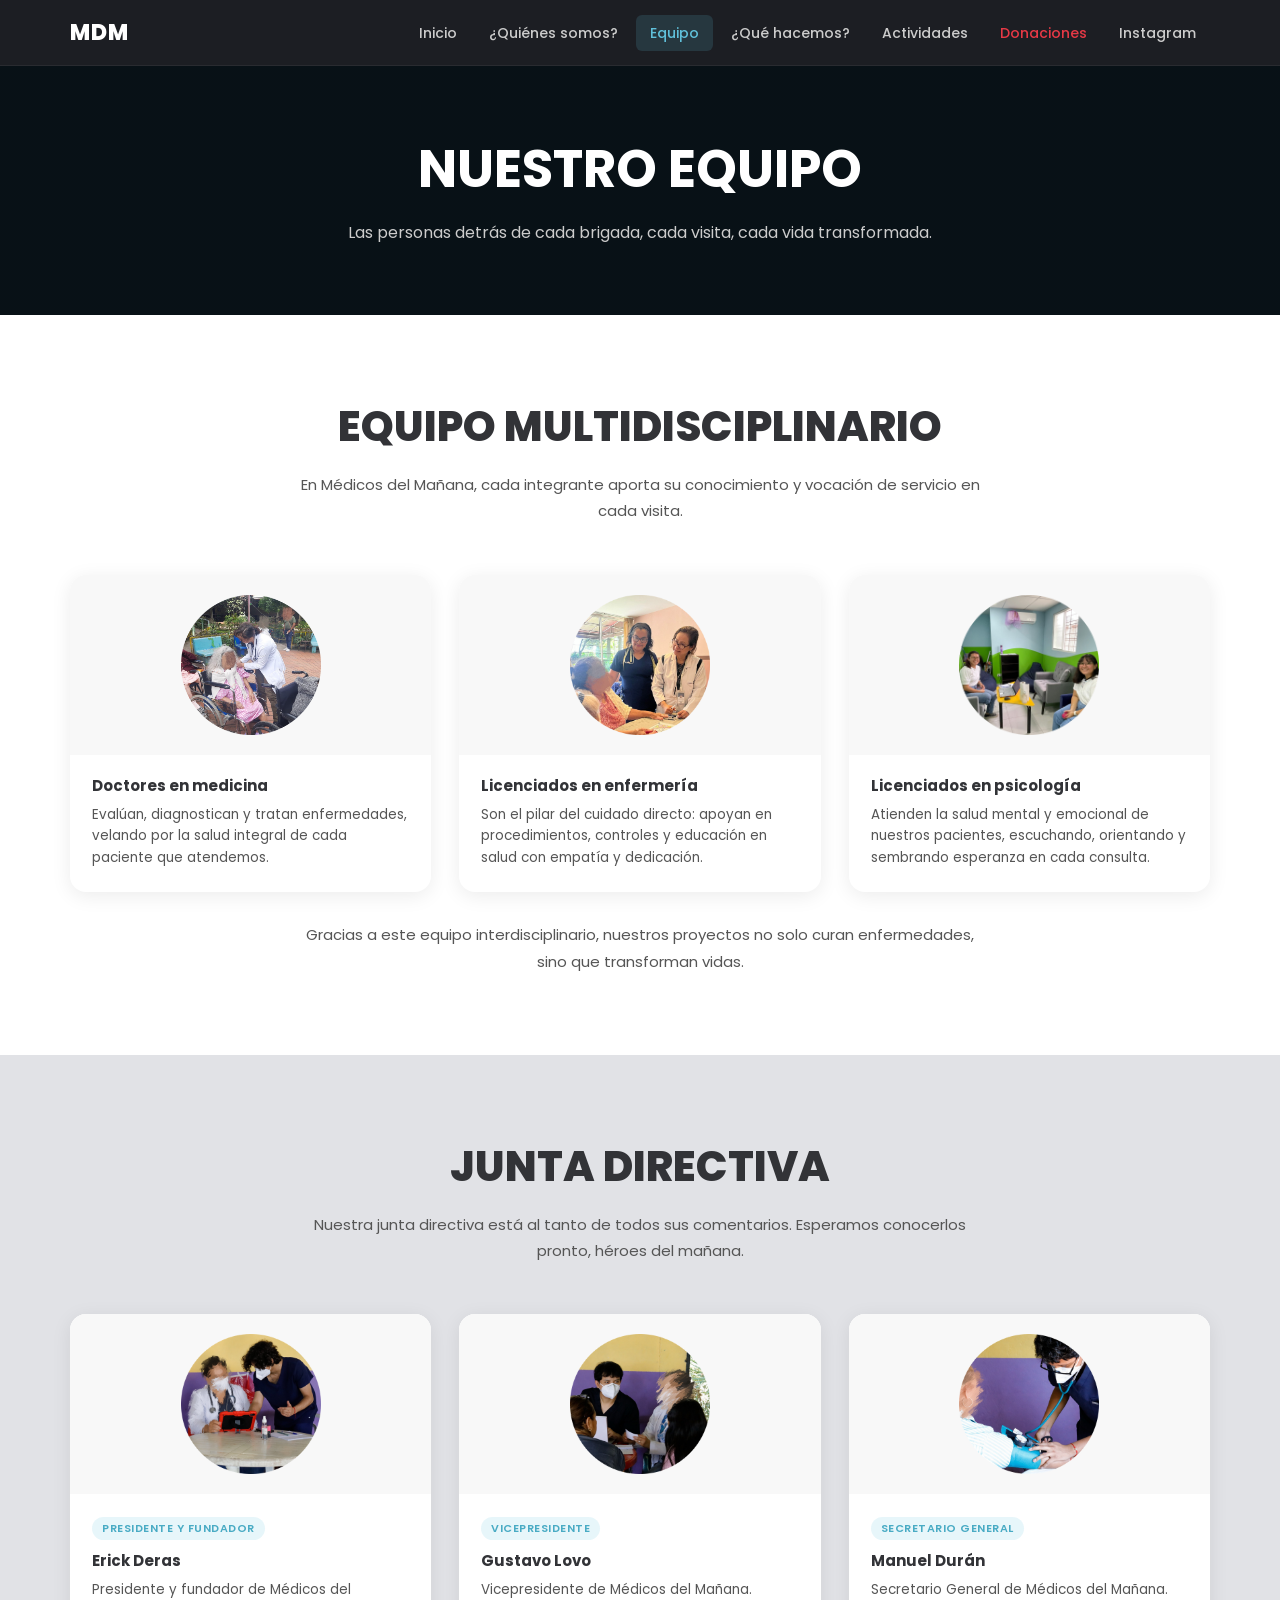
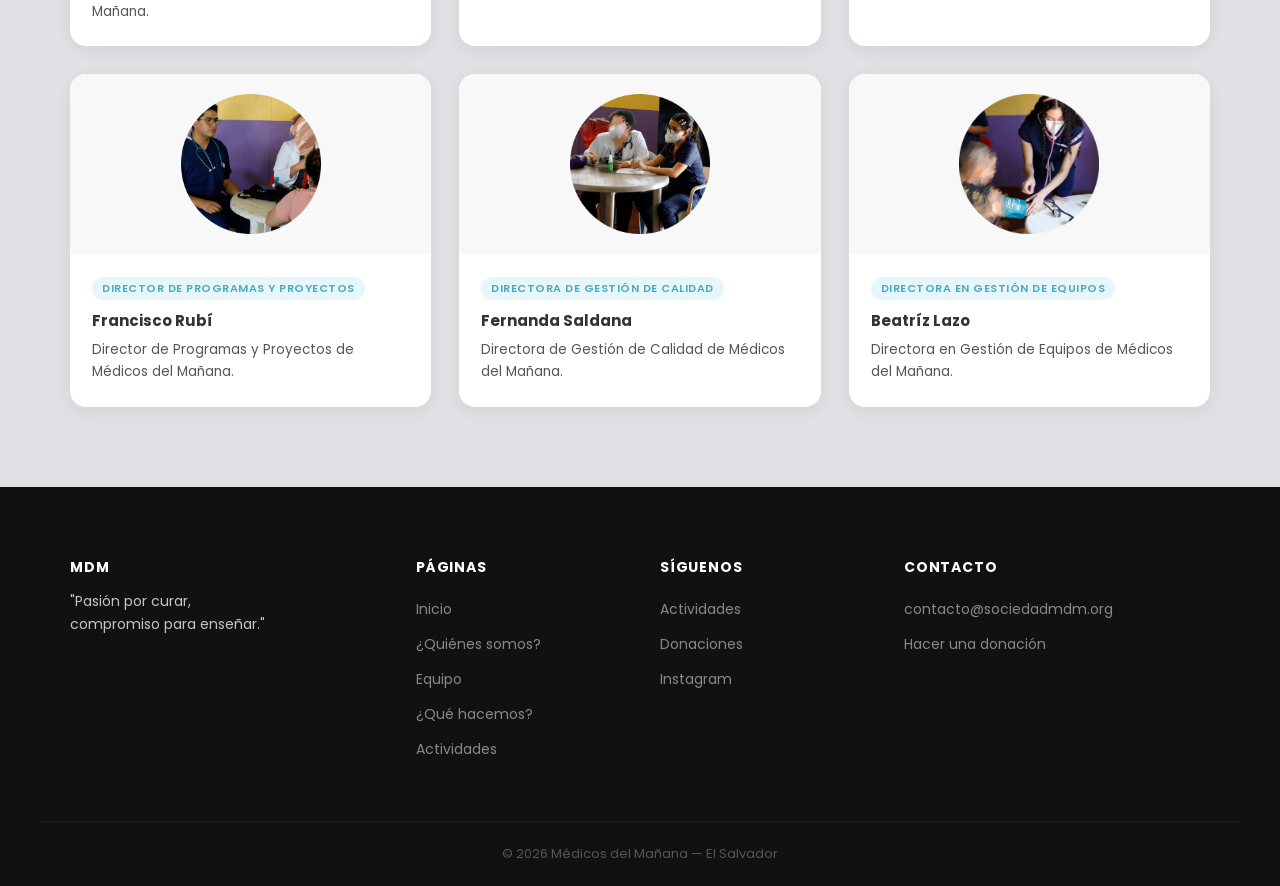
<file: equipo.html>
<!DOCTYPE html>
<html lang="es">
<head>
  <meta charset="UTF-8">
  <meta name="viewport" content="width=device-width, initial-scale=1.0">
  <title>Equipo — MDM</title>
  <meta name="description" content="Conoce al equipo multidisciplinario y la junta directiva de Médicos del Mañana: médicos, enfermeros y psicólogos al servicio de El Salvador.">
  <link rel="canonical" href="https://mdmsv.org/equipo.html">
  <meta property="og:title" content="Equipo — Médicos del Mañana">
  <meta property="og:description" content="Médicos, enfermeros y psicólogos unidos por el servicio a comunidades vulnerables de El Salvador.">
  <meta property="og:url" content="https://sociedadmdm.org/equipo.html">
  <meta property="og:type" content="website">
  <meta property="og:image" content="https://sociedadmdm.org/imagenes/MDMBACKWEB.png">
  <link rel="icon" type="image/x-icon" href="imagenes/favicon.ico">
  <link rel="preconnect" href="https://fonts.googleapis.com">
  <link rel="preconnect" href="https://fonts.gstatic.com" crossorigin>
  <link href="https://fonts.googleapis.com/css2?family=Poppins:wght@300;400;500;600;700;800;900&display=swap" rel="stylesheet">
  <link rel="stylesheet" href="style.css">
  <link rel="stylesheet" href="https://cdn.jsdelivr.net/npm/aos@2.3.4/dist/aos.css" media="print" onload="this.media='all'">
</head>
<body>

 
  <header class="site-header">
    <div class="nav-container container">
      <a href="index.html" class="logo">MDM</a>
      <button id="menu-toggle" class="menu-toggle" aria-expanded="false" aria-controls="navbar" aria-label="Abrir menú">
        <img src="imagenes/menu.png" class="menu-icono" alt="Menú">
      </button>
      <nav id="navbar" class="navbar">
        <ul>
          <li><a href="index.html">Inicio</a></li>
          <li><a href="quienes-somos.html">¿Quiénes somos?</a></li>
          <li><a href="equipo.html" class="active">Equipo</a></li>
          <li><a href="que-hacemos.html">¿Qué hacemos?</a></li>
          <li><a href="actividades.html">Actividades</a></li>
          <li><a href="donaciones.html" class="nav-dona">Donaciones</a></li>
          <li><a href="https://www.instagram.com/mdmorg_/" target="_blank" rel="noopener noreferrer">Instagram</a></li>
        </ul>
      </nav>
    </div>
  </header>

 
  <section class="page-banner">
    <div class="container" data-aos="fade-up">
      <h1>Nuestro Equipo</h1>
      <p>Las personas detrás de cada brigada, cada visita, cada vida transformada.</p>
    </div>
  </section>

  
  <section class="seccion-clara">
    <div class="container">
      <div class="seccion-encabezado" data-aos="fade-up">
        <h2>Equipo multidisciplinario</h2>
        <p class="txt-p">En Médicos del Mañana, cada integrante aporta su conocimiento y vocación de servicio en cada visita.</p>
      </div>

      <div class="cards-grid tres-col" data-aos="fade-up" data-aos-delay="100">
        <div class="card centrado">
          <img src="imagenes/DoctoresWEB.png" alt="Doctores en medicina">
          <div class="card-body">
            <h3>Doctores en medicina</h3>
            <p>Evalúan, diagnostican y tratan enfermedades, velando por la salud integral de cada paciente que atendemos.</p>
          </div>
        </div>

        <div class="card centrado">
          <img src="imagenes/QuimicaWEB.png" alt="Licenciados en enfermería">
          <div class="card-body">
            <h3>Licenciados en enfermería</h3>
            <p>Son el pilar del cuidado directo: apoyan en procedimientos, controles y educación en salud con empatía y dedicación.</p>
          </div>
        </div>

        <div class="card centrado">
          <img src="imagenes/PsicologoWEB.png" alt="Licenciados en psicología">
          <div class="card-body">
            <h3>Licenciados en psicología</h3>
            <p>Atienden la salud mental y emocional de nuestros pacientes, escuchando, orientando y sembrando esperanza en cada consulta.</p>
          </div>
        </div>
      </div>

      <p class="txt-p" style="text-align:center; margin-top: 30px;" data-aos="fade-up">
        Gracias a este equipo interdisciplinario, nuestros proyectos no solo curan enfermedades, sino que transforman vidas.
      </p>
    </div>
  </section>

 
  <section class="seccion-gris">
    <div class="container">
      <div class="seccion-encabezado" data-aos="fade-up">
        <h2>Junta Directiva</h2>
        <p class="txt-p">Nuestra junta directiva está al tanto de todos sus comentarios. Esperamos conocerlos pronto, héroes del mañana.</p>
      </div>

      <div class="cards-grid tres-col" data-aos="fade-up" data-aos-delay="100">
        <div class="card centrado">
          <img src="imagenes/erickjunta.png" alt="Erick Deras, Presidente">
          <div class="card-body">
            <span class="card-tag">Presidente y Fundador</span>
            <h3>Erick Deras</h3>
            <p>Presidente y fundador de Médicos del Mañana.</p>
          </div>
        </div>

        <div class="card centrado">
          <img src="imagenes/gusjunta.png" alt="Gustavo Lovo, Vicepresidente">
          <div class="card-body">
            <span class="card-tag">Vicepresidente</span>
            <h3>Gustavo Lovo</h3>
            <p>Vicepresidente de Médicos del Mañana.</p>
          </div>
        </div>

        <div class="card centrado">
          <img src="imagenes/manueljunta.png" alt="Manuel Durán, Secretario General">
          <div class="card-body">
            <span class="card-tag">Secretario General</span>
            <h3>Manuel Durán</h3>
            <p>Secretario General de Médicos del Mañana.</p>
          </div>
        </div>

        <div class="card centrado">
          <img src="imagenes/rubijunta.png" alt="Francisco Rubí, Director de Programas y Proyectos">
          <div class="card-body">
            <span class="card-tag">Director de Programas y Proyectos</span>
            <h3>Francisco Rubí</h3>
            <p>Director de Programas y Proyectos de Médicos del Mañana.</p>
          </div>
        </div>

                          <div class="card centrado">
          <img src="imagenes/ferjunta.png" alt="Fernanda Saldana, Directora de Gestión de Calidad">
          <div class="card-body">
            <span class="card-tag">Directora de Gestión de Calidad</span>
            <h3>Fernanda Saldana</h3>
            <p>Directora de Gestión de Calidad de Médicos del Mañana.</p>
      </div>
    </div> 
                <div class="card centrado">
          <img src="imagenes/beajunta.png" alt="Beatriz Lazo, Gestora de Equipos">
          <div class="card-body">
            <span class="card-tag">Directora en Gestión de Equipos</span>
            <h3>Beatríz Lazo</h3>
            <p>Directora en Gestión de Equipos de Médicos del Mañana.</p>
      </div>
    </div>

  </section>

  
  <footer class="footer">
    <div class="footer-content container">
      <div class="footer-col">
        <h3 class="logo" style="margin-bottom:12px;">MDM</h3>
        <p style="color:#c5c5c5; font-size:14px; line-height:1.7;">"Pasión por curar,<br>compromiso para enseñar."</p>
      </div>
      <div class="footer-col">
        <h3>Páginas</h3>
        <ul>
          <li><a href="index.html">Inicio</a></li>
          <li><a href="quienes-somos.html">¿Quiénes somos?</a></li>
          <li><a href="equipo.html">Equipo</a></li>
          <li><a href="que-hacemos.html">¿Qué hacemos?</a></li>
          <li><a href="actividades.html">Actividades</a></li>
        </ul>
      </div>
      <div class="footer-col">
        <h3>Síguenos</h3>
        <ul>
          <li><a href="actividades.html">Actividades</a></li>
          <li><a href="donaciones.html">Donaciones</a></li>
          <li><a href="https://www.instagram.com/mdmorg_/" target="_blank" rel="noopener noreferrer">Instagram</a></li>
        </ul>
      </div>
      <div class="footer-col">
        <h3>Contacto</h3>
        <ul>
          <li><a href="mailto:contacto@sociedadmdm.org">contacto@sociedadmdm.org</a></li>
          <li><a href="index.html#dona">Hacer una donación</a></li>
        </ul>
      </div>
    </div>
    <div class="footer-bottom container">
      <p>© 2026 Médicos del Mañana — El Salvador</p>
    </div>
  </footer>

  <script src="https://cdn.jsdelivr.net/npm/aos@2.3.4/dist/aos.js"></script>
  <script>
    AOS.init({ duration: 900, once: true });
    const toggle = document.getElementById('menu-toggle');
    const navbar = document.getElementById('navbar');
    toggle.addEventListener('click', () => {
      const isOpen = navbar.classList.toggle('open');
      toggle.setAttribute('aria-expanded', isOpen);
    });
  </script>
</body>
</html>
</file>
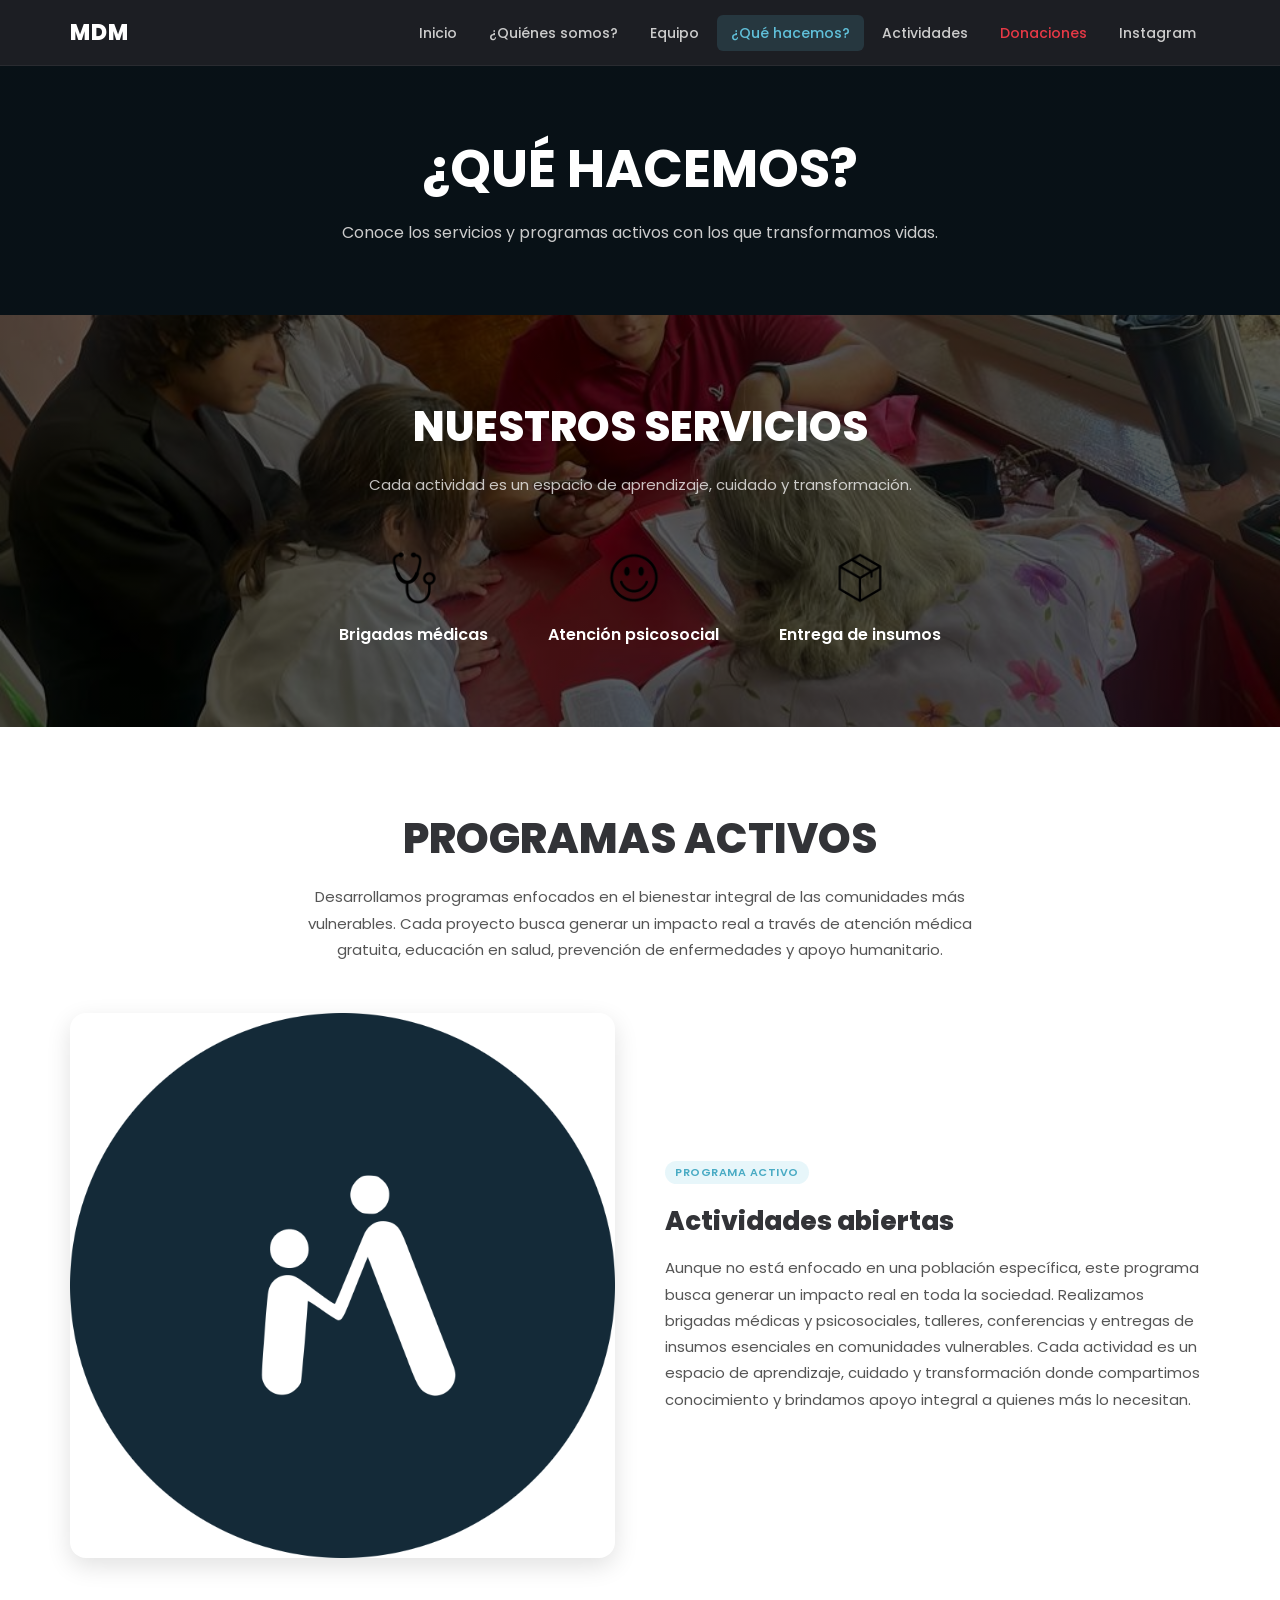
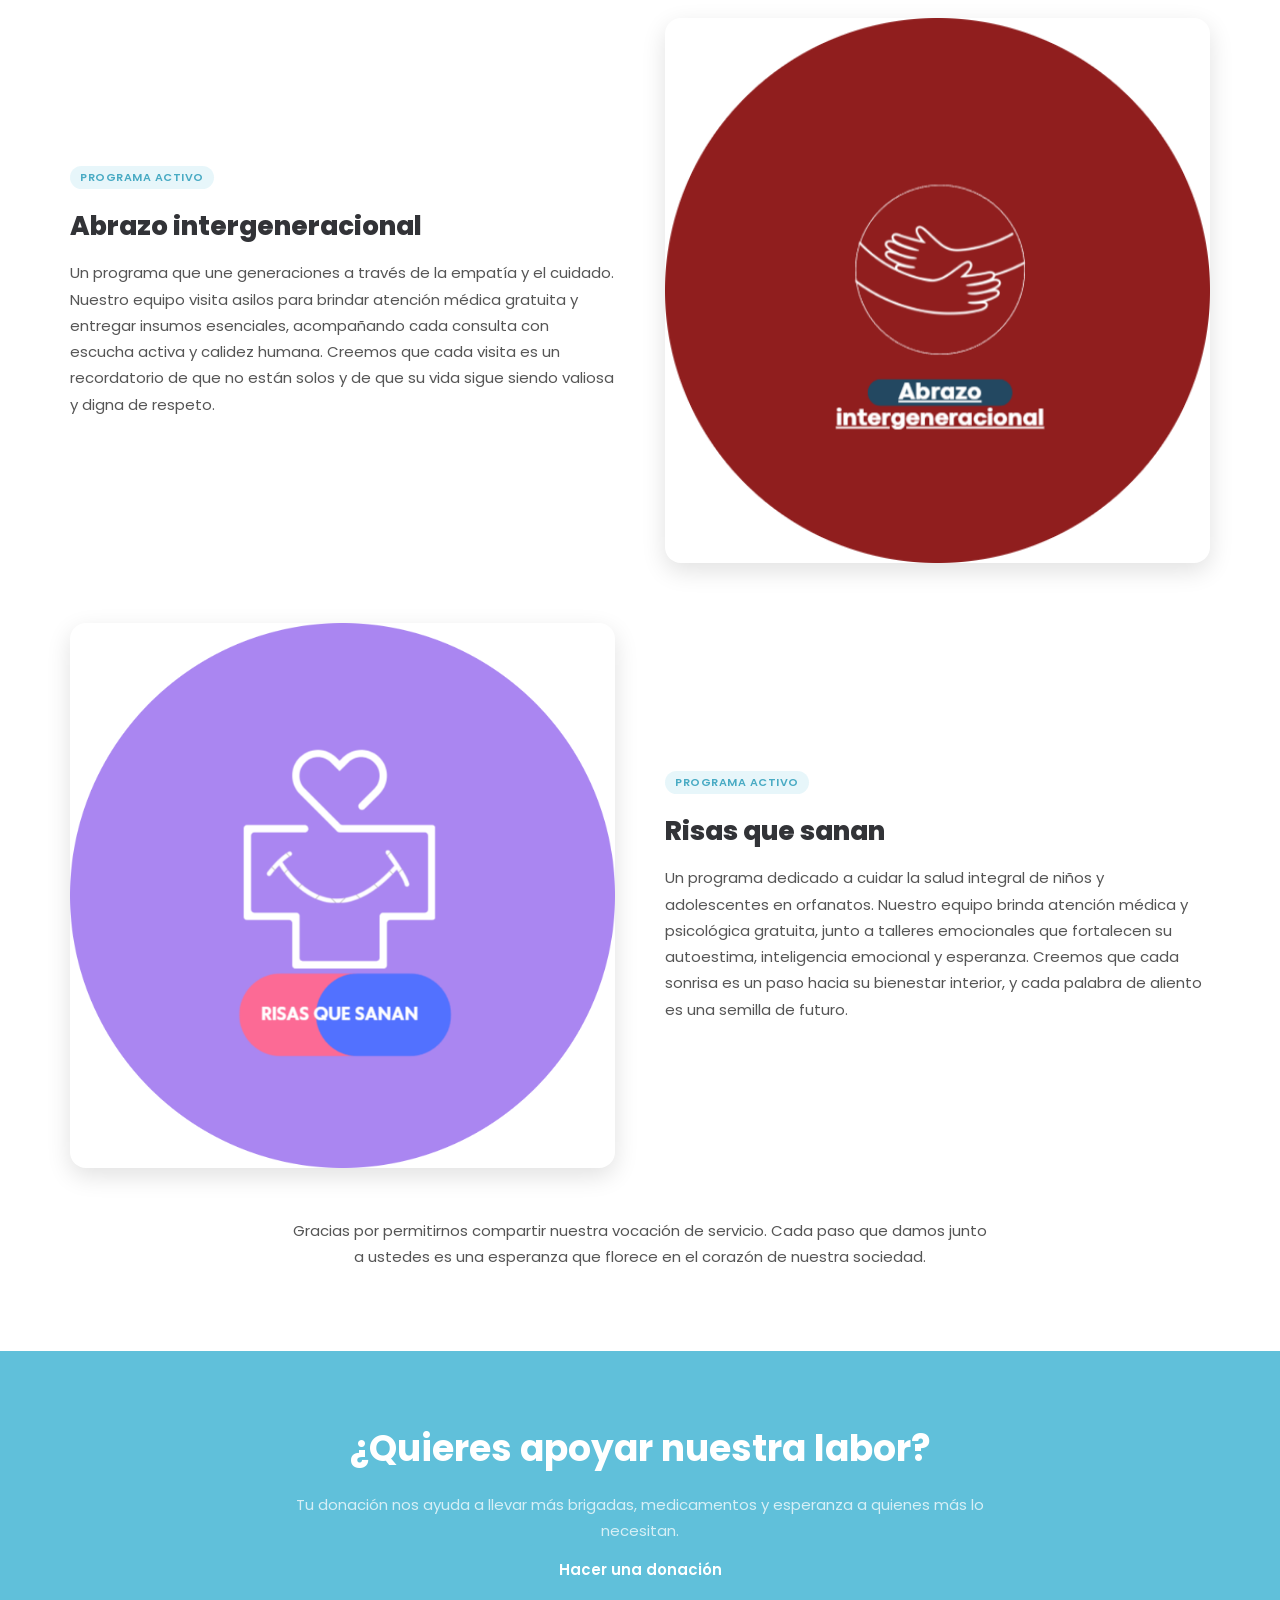
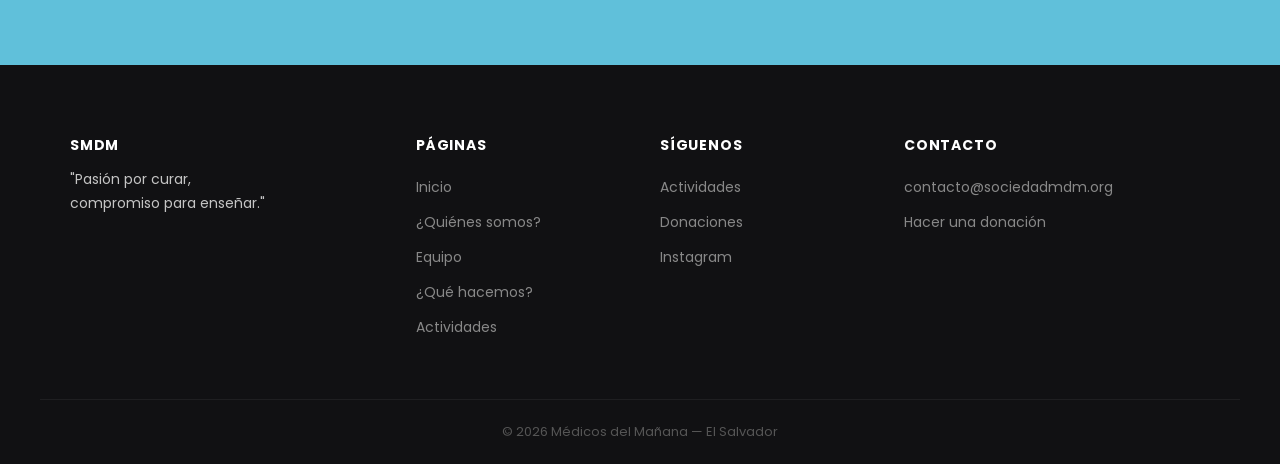
<file: que-hacemos.html>
<!DOCTYPE html>
<html lang="es">
<head>
  <meta charset="UTF-8">
  <meta name="viewport" content="width=device-width, initial-scale=1.0">
  <title>¿Qué hacemos? — MDM</title>
  <meta name="description" content="Brigadas médicas, atención psicosocial y entrega de insumos en comunidades vulnerables de El Salvador. Conoce los programas activos de la Sociedad de Médicos del Mañana.">
  <link rel="canonical" href="https://mdmsv.org/que-hacemos.html">
  <meta property="og:title" content="¿Qué hacemos? — Sociedad de Médicos del Mañana">
  <meta property="og:description" content="Brigadas médicas, atención psicosocial y programas comunitarios en El Salvador.">
  <meta property="og:url" content="https://sociedadmdm.org/que-hacemos.html">
  <meta property="og:type" content="website">
  <meta property="og:image" content="https://sociedadmdm.org/imagenes/MDMBACKWEB.png">
  <link rel="icon" type="image/x-icon" href="imagenes/favicon.ico">
  <link rel="preconnect" href="https://fonts.googleapis.com">
  <link rel="preconnect" href="https://fonts.gstatic.com" crossorigin>
  <link href="https://fonts.googleapis.com/css2?family=Poppins:wght@300;400;500;600;700;800;900&display=swap" rel="stylesheet">
  <link rel="stylesheet" href="style.css">
  <link rel="stylesheet" href="https://cdn.jsdelivr.net/npm/aos@2.3.4/dist/aos.css" media="print" onload="this.media='all'">
</head>
<body>

  
  <header class="site-header">
    <div class="nav-container container">
      <a href="index.html" class="logo">MDM</a>
      <button id="menu-toggle" class="menu-toggle" aria-expanded="false" aria-controls="navbar" aria-label="Abrir menú">
        <img src="imagenes/menu.png" class="menu-icono" alt="Menú">
      </button>
      <nav id="navbar" class="navbar">
        <ul>
          <li><a href="index.html">Inicio</a></li>
          <li><a href="quienes-somos.html">¿Quiénes somos?</a></li>
          <li><a href="equipo.html">Equipo</a></li>
          <li><a href="que-hacemos.html" class="active">¿Qué hacemos?</a></li>
          <li><a href="actividades.html">Actividades</a></li>
          <li><a href="donaciones.html" class="nav-dona">Donaciones</a></li>
          <li><a href="https://www.instagram.com/mdmorg_/" target="_blank" rel="noopener noreferrer">Instagram</a></li>
        </ul>
      </nav>
    </div>
  </header>


  <section class="page-banner">
    <div class="container" data-aos="fade-up">
      <h1>¿Qué hacemos?</h1>
      <p>Conoce los servicios y programas activos con los que transformamos vidas.</p>
    </div>
  </section>


  <section class="seccion-oscura servicios-bg">
    <div class="container">
      <div class="seccion-encabezado claro" data-aos="fade-up">
        <h2>Nuestros servicios</h2>
        <p class="txt-p claro">Cada actividad es un espacio de aprendizaje, cuidado y transformación.</p>
      </div>

      <div class="servicios-grid" data-aos="fade-up" data-aos-delay="100">
        <div class="servicio-item">
          <img src="imagenes/ESTETOICON.png" alt="Brigadas médicas">
          <h3>Brigadas médicas</h3>
        </div>
        <div class="servicio-item">
          <img src="imagenes/PSICOICON.png" alt="Atención psicosocial">
          <h3>Atención psicosocial</h3>
        </div>
        <div class="servicio-item">
          <img src="imagenes/INSUMOSICON.png" alt="Entrega de insumos">
          <h3>Entrega de insumos</h3>
        </div>
      </div>
    </div>
  </section>


  <section class="seccion-clara">
    <div class="container">
      <div class="seccion-encabezado" data-aos="fade-up">
        <h2>Programas activos</h2>
        <p class="txt-p">Desarrollamos programas enfocados en el bienestar integral de las comunidades más vulnerables. Cada proyecto busca generar un impacto real a través de atención médica gratuita, educación en salud, prevención de enfermedades y apoyo humanitario.</p>
      </div>

      <div class="programas-lista">

        <div class="programa-detalle" data-aos="fade-up" data-aos-delay="100">
          <div class="programa-imagen">
            <img src="imagenes/ABIERTAA.png" alt="Actividades abiertas">
          </div>
          <div class="programa-info">
            <span class="card-tag">Programa activo</span>
            <h3>Actividades abiertas</h3>
            <p class="txt-p">Aunque no está enfocado en una población específica, este programa busca generar un impacto real en toda la sociedad. Realizamos brigadas médicas y psicosociales, talleres, conferencias y entregas de insumos esenciales en comunidades vulnerables. Cada actividad es un espacio de aprendizaje, cuidado y transformación donde compartimos conocimiento y brindamos apoyo integral a quienes más lo necesitan.</p>
          </div>
        </div>

        <div class="programa-detalle invertido" data-aos="fade-up" data-aos-delay="150">
          <div class="programa-imagen">
            <img src="imagenes/ABRAZO.png" alt="Abrazo intergeneracional">
          </div>
          <div class="programa-info">
            <span class="card-tag">Programa activo</span>
            <h3>Abrazo intergeneracional</h3>
            <p class="txt-p">Un programa que une generaciones a través de la empatía y el cuidado. Nuestro equipo visita asilos para brindar atención médica gratuita y entregar insumos esenciales, acompañando cada consulta con escucha activa y calidez humana. Creemos que cada visita es un recordatorio de que no están solos y de que su vida sigue siendo valiosa y digna de respeto.</p>
          </div>
        </div>

        <div class="programa-detalle" data-aos="fade-up" data-aos-delay="200">
          <div class="programa-imagen">
            <img src="imagenes/RISAS.png" alt="Risas que sanan">
          </div>
          <div class="programa-info">
            <span class="card-tag">Programa activo</span>
            <h3>Risas que sanan</h3>
            <p class="txt-p">Un programa dedicado a cuidar la salud integral de niños y adolescentes en orfanatos. Nuestro equipo brinda atención médica y psicológica gratuita, junto a talleres emocionales que fortalecen su autoestima, inteligencia emocional y esperanza. Creemos que cada sonrisa es un paso hacia su bienestar interior, y cada palabra de aliento es una semilla de futuro.</p>
          </div>
        </div>

      </div>

      <p class="txt-p" style="text-align:center; margin-top:50px;" data-aos="fade-up">
        Gracias por permitirnos compartir nuestra vocación de servicio. Cada paso que damos junto a ustedes es una esperanza que florece en el corazón de nuestra sociedad.
      </p>
    </div>
  </section>


  <section class="seccion-acento">
    <div class="container" data-aos="fade-up">
      <h2>¿Quieres apoyar nuestra labor?</h2>
      <p class="txt-p claro">Tu donación nos ayuda a llevar más brigadas, medicamentos y esperanza a quienes más lo necesitan.</p>
      <a href="index.html#dona" class="btn-primary">Hacer una donación</a>
    </div>
  </section>


  <footer class="footer">
    <div class="footer-content container">
      <div class="footer-col">
        <h3 class="logo" style="margin-bottom:12px;">SMDM</h3>
        <p style="color:#c5c5c5; font-size:14px; line-height:1.7;">"Pasión por curar,<br>compromiso para enseñar."</p>
      </div>
      <div class="footer-col">
        <h3>Páginas</h3>
        <ul>
          <li><a href="index.html">Inicio</a></li>
          <li><a href="quienes-somos.html">¿Quiénes somos?</a></li>
          <li><a href="equipo.html">Equipo</a></li>
          <li><a href="que-hacemos.html">¿Qué hacemos?</a></li>
          <li><a href="actividades.html">Actividades</a></li>
        </ul>
      </div>
      <div class="footer-col">
        <h3>Síguenos</h3>
        <ul>
          <li><a href="actividades.html">Actividades</a></li>
          <li><a href="donaciones.html">Donaciones</a></li>
          <li><a href="https://www.instagram.com/mdmorg_/" target="_blank" rel="noopener noreferrer">Instagram</a></li>
        </ul>
      </div>
      <div class="footer-col">
        <h3>Contacto</h3>
        <ul>
          <li><a href="mailto:contacto@sociedadmdm.org">contacto@sociedadmdm.org</a></li>
          <li><a href="index.html#dona">Hacer una donación</a></li>
        </ul>
      </div>
    </div>
    <div class="footer-bottom container">
      <p>© 2026 Médicos del Mañana — El Salvador</p>
    </div>
  </footer>

  <script src="https://cdn.jsdelivr.net/npm/aos@2.3.4/dist/aos.js"></script>
  <script>
    AOS.init({ duration: 900, once: true });
    const toggle = document.getElementById('menu-toggle');
    const navbar = document.getElementById('navbar');
    toggle.addEventListener('click', () => {
      const isOpen = navbar.classList.toggle('open');
      toggle.setAttribute('aria-expanded', isOpen);
    });
  </script>
</body>
</html>
</file>
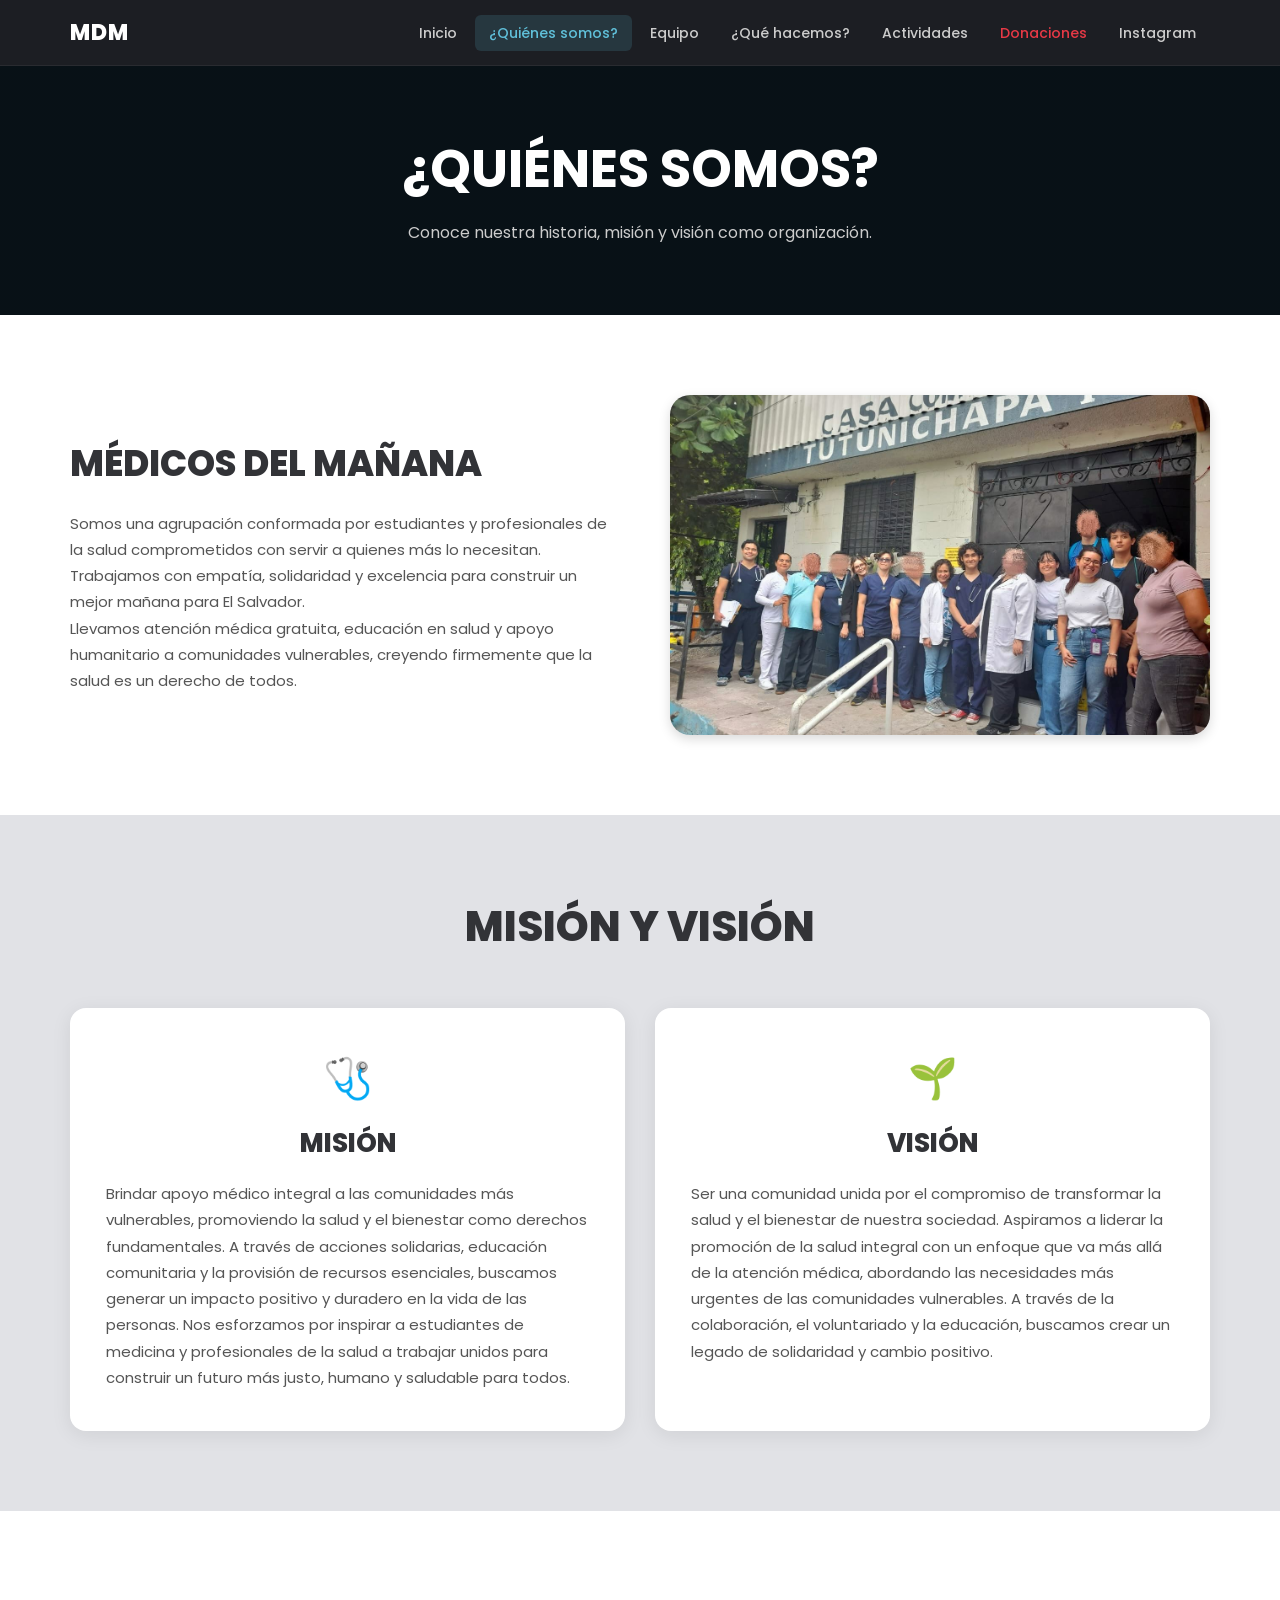
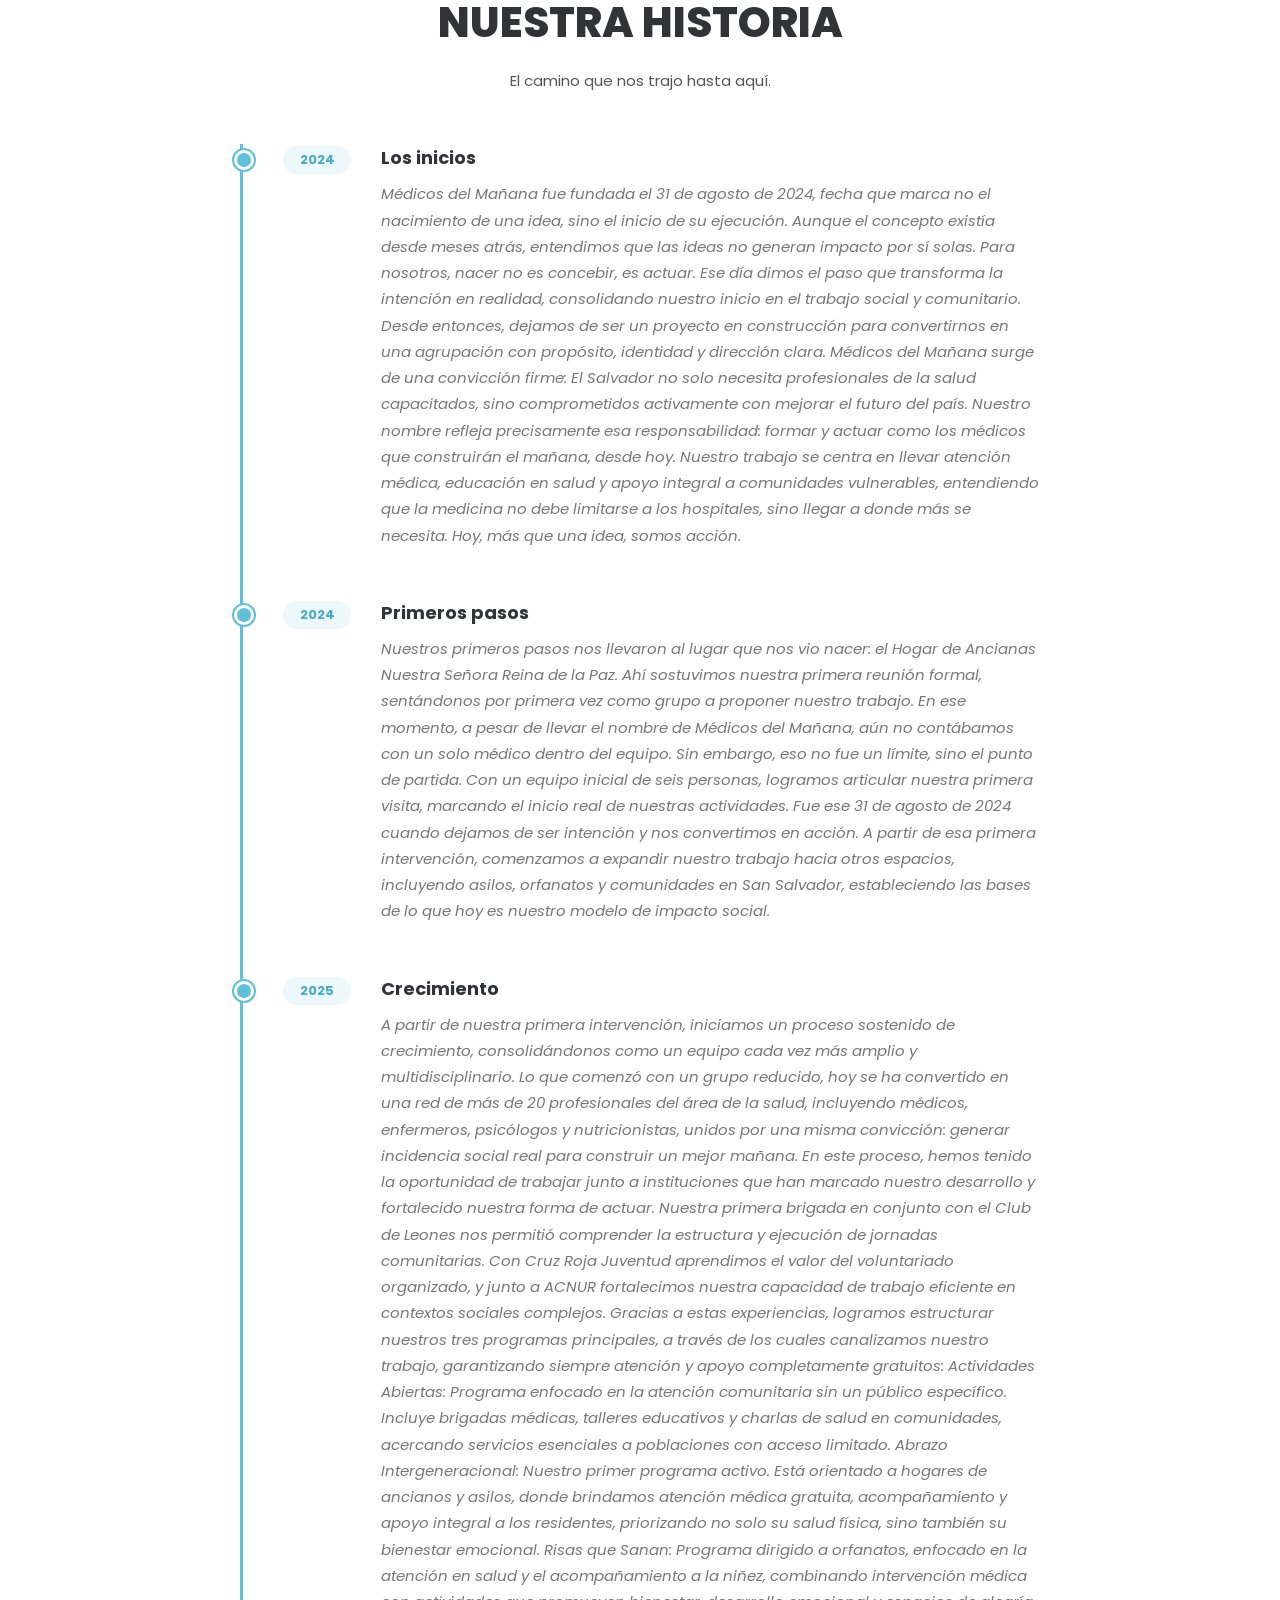
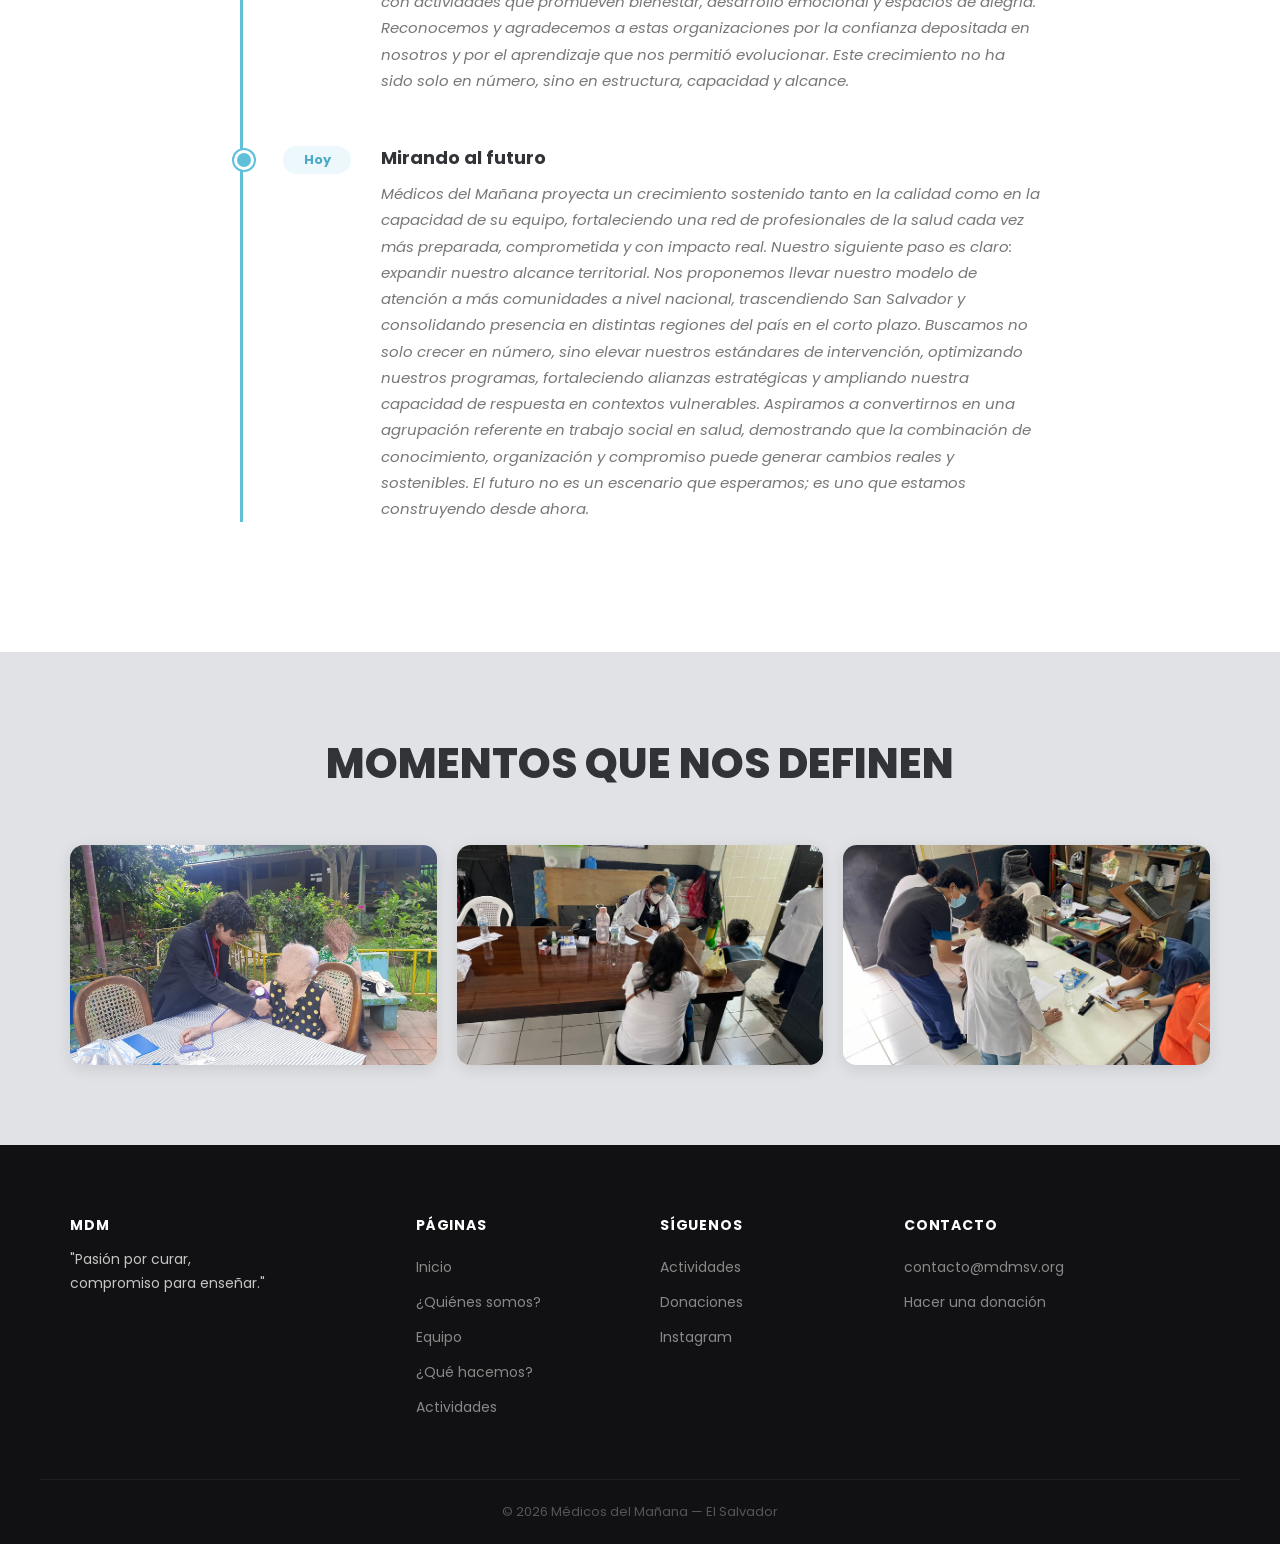
<file: quienes-somos.html>
<!DOCTYPE html>
<html lang="es">
<head>
  <meta charset="UTF-8">
  <meta name="viewport" content="width=device-width, initial-scale=1.0">
  <title>¿Quiénes somos? — MDM</title>
  <meta name="description" content="Conoce la historia, misión y visión de la Sociedad de Médicos del Mañana: estudiantes y profesionales de la salud sirviendo a comunidades vulnerables de El Salvador.">
  <link rel="canonical" href="https://mdmsv.org/quienes-somos.html">
  <meta property="og:title" content="¿Quiénes somos? — Sociedad de Médicos del Mañana">
  <meta property="og:description" content="Conoce la historia, misión y visión de la Sociedad de Médicos del Mañana.">
  <meta property="og:url" content="https://mdmsv.org/quienes-somos.html">
  <meta property="og:type" content="website">
  <meta property="og:image" content="https://sociedadmdm.org/imagenes/MDMBACKWEB.png">
  <link rel="icon" type="image/x-icon" href="imagenes/favicon.ico">
  <link rel="preconnect" href="https://fonts.googleapis.com">
  <link rel="preconnect" href="https://fonts.gstatic.com" crossorigin>
  <link href="https://fonts.googleapis.com/css2?family=Poppins:wght@300;400;500;600;700;800;900&display=swap" rel="stylesheet">
  <link rel="stylesheet" href="style.css">
  <link rel="stylesheet" href="https://cdn.jsdelivr.net/npm/aos@2.3.4/dist/aos.css" media="print" onload="this.media='all'">
</head>
<body>

  <header class="site-header">
    <div class="nav-container container">
      <a href="index.html" class="logo">MDM</a>
      <button id="menu-toggle" class="menu-toggle" aria-expanded="false" aria-controls="navbar" aria-label="Abrir menú">
        <img src="imagenes/menu.png" class="menu-icono" alt="Menú">
      </button>
      <nav id="navbar" class="navbar">
        <ul>
          <li><a href="index.html">Inicio</a></li>
          <li><a href="quienes-somos.html" class="active">¿Quiénes somos?</a></li>
          <li><a href="equipo.html">Equipo</a></li>
          <li><a href="que-hacemos.html">¿Qué hacemos?</a></li>
          <li><a href="actividades.html">Actividades</a></li>
          <li><a href="donaciones.html" class="nav-dona">Donaciones</a></li>
          <li><a href="https://www.instagram.com/mdmorg_/" target="_blank" rel="noopener noreferrer">Instagram</a></li>
        </ul>
      </nav>
    </div>
  </header>

 
  <section class="page-banner">
    <div class="container" data-aos="fade-up">
      <h1>¿Quiénes somos?</h1>
      <p>Conoce nuestra historia, misión y visión como organización.</p>
    </div>
  </section>

 
  <section class="seccion-clara">
    <div class="container dos-columnas" data-aos="fade-up">
      <div class="col-texto">
        <h2>Médicos del Mañana</h2>
        <p class="txt-p">Somos una agrupación conformada por estudiantes y profesionales de la salud comprometidos con servir a quienes más lo necesitan. Trabajamos con empatía, solidaridad y excelencia para construir un mejor mañana para El Salvador.</p>
        <p class="txt-p">Llevamos atención médica gratuita, educación en salud y apoyo humanitario a comunidades vulnerables, creyendo firmemente que la salud es un derecho de todos.</p>
      </div>
      <div class="col-imagen">
       <img src="imagenes/EquipoMDM.jpg" alt="Equipo SMDM">
      </div>
    </div>
  </section>
 


  <section class="seccion-gris">
    <div class="container">
      <div class="seccion-encabezado" data-aos="fade-up">
        <h2>Misión y Visión</h2>
      </div>

      <div class="misionvision-content">
        <div class="misionvision-caja" data-aos="fade-right">
          <div class="mv-icono">🩺</div>
          <h3>Misión</h3>
          <p class="txt-p">Brindar apoyo médico integral a las comunidades más vulnerables, promoviendo la salud y el bienestar como derechos fundamentales. A través de acciones solidarias, educación comunitaria y la provisión de recursos esenciales, buscamos generar un impacto positivo y duradero en la vida de las personas. Nos esforzamos por inspirar a estudiantes de medicina y profesionales de la salud a trabajar unidos para construir un futuro más justo, humano y saludable para todos.</p>
        </div>

        <div class="misionvision-caja" data-aos="fade-left" data-aos-delay="150">
          <div class="mv-icono">🌱</div>
          <h3>Visión</h3>
          <p class="txt-p">Ser una comunidad unida por el compromiso de transformar la salud y el bienestar de nuestra sociedad. Aspiramos a liderar la promoción de la salud integral con un enfoque que va más allá de la atención médica, abordando las necesidades más urgentes de las comunidades vulnerables. A través de la colaboración, el voluntariado y la educación, buscamos crear un legado de solidaridad y cambio positivo.</p>
        </div>
      </div>
    </div>
  </section>

  <section class="seccion-clara">
    <div class="container">
      <div class="seccion-encabezado" data-aos="fade-up">
        <h2>Nuestra Historia</h2>
        <p class="txt-p">El camino que nos trajo hasta aquí.</p>
      </div>

      <div class="historia-bloque" data-aos="fade-up" data-aos-delay="100">
    

        <div class="historia-entrada">
          <div class="historia-año">2024</div>
          <div class="historia-texto">
            <h4>Los inicios</h4>
            <p class="txt-p">
              Médicos del Mañana fue fundada el 31 de agosto de 2024, fecha que marca no el nacimiento de una idea, sino el inicio de su ejecución.

Aunque el concepto existía desde meses atrás, entendimos que las ideas no generan impacto por sí solas. Para nosotros, nacer no es concebir, es actuar. Ese día dimos el paso que transforma la intención en realidad, consolidando nuestro inicio en el trabajo social y comunitario.

Desde entonces, dejamos de ser un proyecto en construcción para convertirnos en una agrupación con propósito, identidad y dirección clara.

Médicos del Mañana surge de una convicción firme: El Salvador no solo necesita profesionales de la salud capacitados, sino comprometidos activamente con mejorar el futuro del país. Nuestro nombre refleja precisamente esa responsabilidad: formar y actuar como los médicos que construirán el mañana, desde hoy.

Nuestro trabajo se centra en llevar atención médica, educación en salud y apoyo integral a comunidades vulnerables, entendiendo que la medicina no debe limitarse a los hospitales, sino llegar a donde más se necesita.

Hoy, más que una idea, somos acción.
            </p>
          </div>
        </div>

        <div class="historia-entrada">
          <div class="historia-año">2024</div>
          <div class="historia-texto">
            <h4>Primeros pasos</h4>
            <p class="txt-p">
              Nuestros primeros pasos nos llevaron al lugar que nos vio nacer: el Hogar de Ancianas Nuestra Señora Reina de la Paz.

Ahí sostuvimos nuestra primera reunión formal, sentándonos por primera vez como grupo a proponer nuestro trabajo. En ese momento, a pesar de llevar el nombre de Médicos del Mañana, aún no contábamos con un solo médico dentro del equipo. Sin embargo, eso no fue un límite, sino el punto de partida.

Con un equipo inicial de seis personas, logramos articular nuestra primera visita, marcando el inicio real de nuestras actividades. Fue ese 31 de agosto de 2024 cuando dejamos de ser intención y nos convertimos en acción.

A partir de esa primera intervención, comenzamos a expandir nuestro trabajo hacia otros espacios, incluyendo asilos, orfanatos y comunidades en San Salvador, estableciendo las bases de lo que hoy es nuestro modelo de impacto social.
            </p>
          </div>
        </div>

        <div class="historia-entrada">
          <div class="historia-año">2025</div>
          <div class="historia-texto">
            <h4>Crecimiento </h4>
            <p class="txt-p">
              A partir de nuestra primera intervención, iniciamos un proceso sostenido de crecimiento, consolidándonos como un equipo cada vez más amplio y multidisciplinario.

Lo que comenzó con un grupo reducido, hoy se ha convertido en una red de más de 20 profesionales del área de la salud, incluyendo médicos, enfermeros, psicólogos y nutricionistas, unidos por una misma convicción: generar incidencia social real para construir un mejor mañana.

En este proceso, hemos tenido la oportunidad de trabajar junto a instituciones que han marcado nuestro desarrollo y fortalecido nuestra forma de actuar. Nuestra primera brigada en conjunto con el Club de Leones nos permitió comprender la estructura y ejecución de jornadas comunitarias. Con Cruz Roja Juventud aprendimos el valor del voluntariado organizado, y junto a ACNUR fortalecimos nuestra capacidad de trabajo eficiente en contextos sociales complejos.

Gracias a estas experiencias, logramos estructurar nuestros tres programas principales, a través de los cuales canalizamos nuestro trabajo, garantizando siempre atención y apoyo completamente gratuitos:

Actividades Abiertas:
Programa enfocado en la atención comunitaria sin un público específico. Incluye brigadas médicas, talleres educativos y charlas de salud en comunidades, acercando servicios esenciales a poblaciones con acceso limitado.
Abrazo Intergeneracional:
Nuestro primer programa activo. Está orientado a hogares de ancianos y asilos, donde brindamos atención médica gratuita, acompañamiento y apoyo integral a los residentes, priorizando no solo su salud física, sino también su bienestar emocional.
Risas que Sanan:
Programa dirigido a orfanatos, enfocado en la atención en salud y el acompañamiento a la niñez, combinando intervención médica con actividades que promueven bienestar, desarrollo emocional y espacios de alegría.

Reconocemos y agradecemos a estas organizaciones por la confianza depositada en nosotros y por el aprendizaje que nos permitió evolucionar.

Este crecimiento no ha sido solo en número, sino en estructura, capacidad y alcance.
            </p>
          </div>
        </div>

        <div class="historia-entrada">
          <div class="historia-año">Hoy</div>
          <div class="historia-texto">
            <h4>Mirando al futuro</h4>
            <p class="txt-p">
             Médicos del Mañana proyecta un crecimiento sostenido tanto en la calidad como en la capacidad de su equipo, fortaleciendo una red de profesionales de la salud cada vez más preparada, comprometida y con impacto real.

Nuestro siguiente paso es claro: expandir nuestro alcance territorial. Nos proponemos llevar nuestro modelo de atención a más comunidades a nivel nacional, trascendiendo San Salvador y consolidando presencia en distintas regiones del país en el corto plazo.

Buscamos no solo crecer en número, sino elevar nuestros estándares de intervención, optimizando nuestros programas, fortaleciendo alianzas estratégicas y ampliando nuestra capacidad de respuesta en contextos vulnerables.

Aspiramos a convertirnos en una agrupación referente en trabajo social en salud, demostrando que la combinación de conocimiento, organización y compromiso puede generar cambios reales y sostenibles.

El futuro no es un escenario que esperamos; es uno que estamos construyendo desde ahora.
            </p>
          </div>
        </div>

      </div>
    </div>
  </section>


  <section class="seccion-gris">
    <div class="container">
      <div class="seccion-encabezado" data-aos="fade-up">
        <h2>Momentos que nos definen</h2>
      </div>
      <div class="galeria" data-aos="fade-up" data-aos-delay="100">
        <img src="imagenes/BLOG1.jpeg" alt="Actividad de brigada médica">
        <img src="imagenes/BLOG2.jpeg" alt="Atención a la comunidad">
        <img src="imagenes/BLOG3.jpeg" alt="Entrega de insumos">
      </div>
    </div>
  </section>


  <footer class="footer">
    <div class="footer-content container">
      <div class="footer-col">
        <h3 class="logo" style="margin-bottom:12px;">MDM</h3>
        <p style="color:#c5c5c5; font-size:14px; line-height:1.7;">"Pasión por curar,<br>compromiso para enseñar."</p>
      </div>
      <div class="footer-col">
        <h3>Páginas</h3>
        <ul>
          <li><a href="index.html">Inicio</a></li>
          <li><a href="quienes-somos.html">¿Quiénes somos?</a></li>
          <li><a href="equipo.html">Equipo</a></li>
          <li><a href="que-hacemos.html">¿Qué hacemos?</a></li>
          <li><a href="actividades.html">Actividades</a></li>
        </ul>
      </div>
      <div class="footer-col">
        <h3>Síguenos</h3>
        <ul>
          <li><a href="actividades.html">Actividades</a></li>
          <li><a href="donaciones.html">Donaciones</a></li>
          <li><a href="https://www.instagram.com/mdmorg_/" target="_blank" rel="noopener noreferrer">Instagram</a></li>
        </ul>
      </div>
      <div class="footer-col">
        <h3>Contacto</h3>
        <ul>
          <li><a href="mailto:contacto@sociedadmdm.org">contacto@mdmsv.org</a></li>
          <li><a href="index.html#dona">Hacer una donación</a></li>
        </ul>
      </div>
    </div>
    <div class="footer-bottom container">
      <p>© 2026 Médicos del Mañana — El Salvador</p>
    </div>
  </footer>

  <script src="https://cdn.jsdelivr.net/npm/aos@2.3.4/dist/aos.js"></script>
  <script>
    AOS.init({ duration: 900, once: true });
    const toggle = document.getElementById('menu-toggle');
    const navbar = document.getElementById('navbar');
    toggle.addEventListener('click', () => {
      const isOpen = navbar.classList.toggle('open');
      toggle.setAttribute('aria-expanded', isOpen);
    });
  </script>
</body>
</html>
</file>
<file: style.css>
@import url('https://fonts.googleapis.com/css2?family=Poppins:wght@300;400;500;600;700;800;900&display=swap');


* {
  margin: 0;
  padding: 0;
  box-sizing: border-box;
  text-decoration: none;
  list-style: none;
}

html { scroll-behavior: smooth; }

body {
  font-family: "Poppins", sans-serif;
  background-color: #ffffff;
  color: #323337;
}

.container {
  max-width: 1200px;
  margin: 0 auto;
  padding: 0 30px;
}

img { display: block; }


:root {
  --azul:      #60c0da;
  --azul-dark: #49abc4;
  --oscuro:    #1e2024;
  --gris:      #E1E2E6;
  --texto:     #323337;
  --texto-sub: #555;
}


.site-header {
  position: fixed;
  top: 0;
  left: 0;
  right: 0;
  z-index: 100;
  background-color: rgba(30, 32, 36, 0.95);
  backdrop-filter: blur(8px);
  border-bottom: 1px solid rgba(255,255,255,0.06);
}

.nav-container {
  display: flex;
  align-items: center;
  justify-content: space-between;
  height: 65px;
}

.logo {
  color: #ffffff;
  font-size: 22px;
  font-weight: 800;
  letter-spacing: 1px;
}

.logo:hover { color: var(--azul); }

.navbar ul {
  display: flex;
  align-items: center;
  gap: 4px;
}

.navbar ul li a {
  font-size: 14px;
  font-weight: 500;
  color: #cccccc;
  padding: 8px 14px;
  border-radius: 6px;
  transition: color 0.2s, background 0.2s;
}

.navbar ul li a:hover,
.navbar ul li a.active {
  color: #ffffff;
  background-color: rgba(96, 192, 218, 0.15);
}

.navbar ul li a.active {
  color: var(--azul);
}

.navbar ul li a.nav-dona {
  color: #E63946;
}

.navbar ul li a.nav-dona:hover,
.navbar ul li a.nav-dona.active {
  color: #E63946;
  background-color: rgba(230, 57, 70, 0.15);
}

.menu-toggle {
  display: none;
  background: none;
  border: none;
  cursor: pointer;
}

.menu-icono {
  width: 24px;
  filter: invert(1);
}


.hero {
  background-image: linear-gradient(rgba(0,0,0,0.55), rgba(0,0,0,0.55)),
                    url(imagenes/MDMBACKGROUND.png);
  background-position: center bottom;
  background-repeat: no-repeat;
  background-size: cover;
  min-height: 100vh;
  display: flex;
  align-items: center;
  justify-content: center;
  text-align: center;
  padding-top: 65px;
}

.hero-content h1 {
  font-size: 64px;
  line-height: 1.1;
  color: #ffffff;
  text-transform: uppercase;
  margin-bottom: 20px;
}

.hero-content p {
  font-size: 18px;
  color: #cccccc;
  margin-bottom: 35px;
}

.page-banner {
  background-image: linear-gradient(rgba(0,0,0,0.6), rgba(0,0,0,0.6)),
                    url(imagenes/MDMBACKGROUND.png);
  background-position: center;
  background-size: cover;
  padding: 130px 30px 70px;
  text-align: center;
}

.page-banner h1 {
  font-size: 52px;
  color: #ffffff;
  text-transform: uppercase;
  margin-bottom: 12px;
}

.page-banner p {
  font-size: 16px;
  color: #cccccc;
  max-width: 600px;
  margin: 0 auto;
}


.btn-primary {
  display: inline-block;
  background-color: var(--azul);
  color: #ffffff;
  font-weight: 600;
  font-size: 15px;
  padding: 14px 32px;
  border-radius: 8px;
  transition: background 0.3s, transform 0.2s;
}

.btn-primary:hover {
  background-color: var(--azul-dark);
  transform: translateY(-2px);
}


.seccion-clara {
  background-color: #ffffff;
  padding: 80px 0;
}

.seccion-gris {
  background-color: var(--gris);
  padding: 80px 0;
}

.seccion-oscura {
  background-color: var(--oscuro);
  padding: 80px 0;
}

.seccion-oscura.servicios-bg {
  background-image: linear-gradient(rgba(0,0,0,0.65), rgba(0,0,0,0.65)),
                    url(imagenes/BackGround222.jpg);
  background-position: center center;
  background-repeat: no-repeat;
  background-size: cover;
  background-attachment: fixed;
}

.seccion-acento {
  background-color: var(--azul);
  padding: 70px 0;
  text-align: center;
}

.seccion-acento h2 {
  font-size: 36px;
  color: #ffffff;
  margin-bottom: 16px;
}

.seccion-encabezado {
  text-align: center;
  margin-bottom: 50px;
}

.seccion-encabezado h2 {
  font-size: 42px;
  font-weight: 800;
  color: var(--texto);
  text-transform: uppercase;
  margin-bottom: 14px;
}

.seccion-encabezado.claro h2 {
  color: #ffffff;
}


.txt-p {
  font-size: 15px;
  color: var(--texto-sub);
  line-height: 1.75;
  max-width: 700px;
  margin: 0 auto;
}

.txt-p.claro {
  color: rgba(255,255,255,0.75);
}


.card {
  background-color: #ffffff;
  border-radius: 16px;
  box-shadow: 0 4px 20px rgba(0, 0, 0, 0.08);
  overflow: hidden;
  transition: transform 0.3s ease, box-shadow 0.3s ease;
}

.card:hover {
  transform: translateY(-6px);
  box-shadow: 0 10px 30px rgba(0, 0, 0, 0.14);
}

.card img {
  width: 100%;
  height: 200px;
  object-fit: cover;
}

.card.centrado img {
  height: 180px;
  object-fit: contain;
  padding: 20px;
  background-color: #f8f8f8;
}

.card-body {
  padding: 20px 22px 24px;
}

.card-body h3 {
  font-size: 15px;
  font-weight: 700;
  color: var(--texto);
  margin-bottom: 8px;
  line-height: 1.4;
}

.card-body p {
  font-size: 13.5px;
  color: var(--texto-sub);
  line-height: 1.6;
}

.card-tag {
  display: inline-block;
  background-color: rgba(96, 192, 218, 0.15);
  color: var(--azul-dark);
  font-size: 11px;
  font-weight: 600;
  padding: 3px 10px;
  border-radius: 20px;
  margin-bottom: 10px;
  text-transform: uppercase;
  letter-spacing: 0.5px;
}


.cards-grid {
  display: grid;
  grid-template-columns: repeat(auto-fill, minmax(270px, 1fr));
  gap: 28px;
}

.cards-grid.tres-col {
  grid-template-columns: repeat(3, 1fr);
}


.dos-columnas {
  display: grid;
  grid-template-columns: 1fr 1fr;
  gap: 60px;
  align-items: center;
}

.col-texto h2 {
  font-size: 36px;
  font-weight: 800;
  color: var(--texto);
  margin-bottom: 20px;
  text-transform: uppercase;
}


.misionvision-content {
  display: grid;
  grid-template-columns: 1fr 1fr;
  gap: 30px;
}

.misionvision-caja {
  background-color: #ffffff;
  border-radius: 16px;
  box-shadow: 0 4px 20px rgba(0,0,0,0.08);
  padding: 40px 36px;
  text-align: center;
  transition: transform 0.3s, box-shadow 0.3s;
}

.misionvision-caja:hover {
  transform: translateY(-5px);
  box-shadow: 0 10px 30px rgba(0,0,0,0.14);
}

.mv-icono {
  font-size: 40px;
  margin-bottom: 16px;
}

.misionvision-caja h3 {
  font-size: 26px;
  font-weight: 800;
  color: var(--texto);
  text-transform: uppercase;
  margin-bottom: 18px;
}

.misionvision-caja .txt-p {
  margin: 0;
  text-align: left;
}


.historia-bloque {
  max-width: 800px;
  margin: 0 auto;
  position: relative;
  padding-left: 40px;
  border-left: 3px solid var(--azul);
}

.historia-entrada {
  display: flex;
  gap: 30px;
  margin-bottom: 50px;
  position: relative;
}

.historia-entrada::before {
  content: '';
  position: absolute;
  left: -49px;
  top: 6px;
  width: 14px;
  height: 14px;
  background-color: var(--azul);
  border-radius: 50%;
  border: 3px solid #ffffff;
  box-shadow: 0 0 0 2px var(--azul);
}

.historia-año {
  font-size: 13px;
  font-weight: 700;
  color: var(--azul-dark);
  background-color: rgba(96,192,218,0.12);
  padding: 4px 14px;
  border-radius: 20px;
  min-width: 68px;
  text-align: center;
  align-self: flex-start;
  margin-top: 2px;
  white-space: nowrap;
}

.historia-texto h4 {
  font-size: 18px;
  font-weight: 700;
  color: var(--texto);
  margin-bottom: 10px;
}

.historia-texto .txt-p {
  margin: 0;
  color: #777;
  font-style: italic;
  max-width: none;
}


.galeria {
  display: grid;
  grid-template-columns: repeat(3, 1fr);
  gap: 20px;
}

.galeria img {
  width: 100%;
  height: 220px;
  object-fit: cover;
  border-radius: 14px;
  box-shadow: 0 4px 16px rgba(0,0,0,0.1);
  transition: transform 0.3s;
}

.galeria img:hover {
  transform: scale(1.03);
}


.servicios-grid {
  display: flex;
  justify-content: center;
  gap: 60px;
  flex-wrap: wrap;
}

.servicio-item {
  text-align: center;
}

.servicio-item img {
  width: 60px;
  margin: 0 auto 14px;
  filter: invert(1);
}

.servicio-item h3 {
  color: #ffffff;
  font-size: 16px;
  font-weight: 600;
}

.programas-lista {
  display: flex;
  flex-direction: column;
  gap: 60px;
}

.programa-detalle {
  display: grid;
  grid-template-columns: 1fr 1fr;
  gap: 50px;
  align-items: center;
}

.programa-detalle.invertido {
  direction: rtl;
}

.programa-detalle.invertido > * {
  direction: ltr;
}

.programa-imagen img {
  width: 100%;
  border-radius: 16px;
  box-shadow: 0 8px 24px rgba(0,0,0,0.12);
}

.programa-info h3 {
  font-size: 26px;
  font-weight: 800;
  color: var(--texto);
  margin-bottom: 14px;
  margin-top: 8px;
}

.programa-info .txt-p {
  margin: 0;
  max-width: none;
}


.donacion-bloque {
  display: grid;
  grid-template-columns: 1fr 1fr;
  gap: 50px;
  align-items: center;
}

.donacion-imagen img {
  width: 100%;
  border-radius: 16px;
  box-shadow: 0 8px 24px rgba(0,0,0,0.1);
}

.donacion-info h3 {
  font-size: 28px;
  font-weight: 800;
  color: var(--texto);
  margin-bottom: 14px;
}

.donacion-info p {
  font-size: 15px;
  color: var(--texto-sub);
  line-height: 1.7;
}


.formulario-contacto {
  max-width: 620px;
  margin: 0 auto;
  display: flex;
  flex-direction: column;
  gap: 18px;
}

.form-group {
  display: flex;
  flex-direction: column;
  gap: 6px;
  text-align: left;
}

.form-group label {
  font-size: 13px;
  font-weight: 600;
  color: #cccccc;
  text-transform: uppercase;
  letter-spacing: 0.5px;
}

.opcional {
  font-weight: 400;
  color: #888;
  font-size: 12px;
}

.formulario-contacto input,
.formulario-contacto textarea {
  padding: 14px 16px;
  border: 1px solid rgba(255,255,255,0.1);
  border-radius: 10px;
  background-color: rgba(255,255,255,0.07);
  color: #ffffff;
  font-family: "Poppins", sans-serif;
  font-size: 15px;
  transition: border-color 0.2s;
}

.formulario-contacto input::placeholder,
.formulario-contacto textarea::placeholder {
  color: rgba(255,255,255,0.3);
}

.formulario-contacto input:focus,
.formulario-contacto textarea:focus {
  outline: none;
  border-color: var(--azul);
}

.formulario-contacto button {
  padding: 15px;
  background-color: var(--azul);
  color: white;
  font-weight: 700;
  font-family: "Poppins", sans-serif;
  border: none;
  border-radius: 10px;
  font-size: 15px;
  cursor: pointer;
  transition: background 0.3s, transform 0.2s;
}

.formulario-contacto button:hover {
  background-color: var(--azul-dark);
  transform: translateY(-2px);
}


.footer {
  background-color: #111113;
  padding: 70px 0 0;
}

.footer-content {
  display: grid;
  grid-template-columns: 1.5fr 1fr 1fr 1.5fr;
  gap: 40px;
  padding-bottom: 50px;
}

.footer-col h3 {
  font-size: 14px;
  font-weight: 700;
  color: #ffffff;
  text-transform: uppercase;
  letter-spacing: 0.8px;
  margin-bottom: 18px;
}

.footer-col ul li {
  margin-bottom: 10px;
}

.footer-col ul li a {
  font-size: 14px;
  color: #888;
  transition: color 0.2s;
}

.footer-col ul li a:hover {
  color: var(--azul);
}

.footer-bottom {
  border-top: 1px solid rgba(255,255,255,0.06);
  padding: 22px 0;
  text-align: center;
}

.footer-bottom p {
  font-size: 13px;
  color: #555;
}


@media (max-width: 991px) {

  
  .menu-toggle { display: block; }

  .navbar {
    position: absolute;
    top: 65px;
    left: 0;
    right: 0;
    background-color: rgba(30,32,36,0.98);
    display: none;
    flex-direction: column;
    padding: 20px 0;
    border-top: 1px solid rgba(255,255,255,0.06);
  }

  .navbar.open { display: flex; }

  .navbar ul {
    flex-direction: column;
    width: 100%;
    gap: 0;
  }

  .navbar ul li a {
    display: block;
    padding: 12px 30px;
    border-radius: 0;
  }

 
  .hero-content h1 { font-size: 36px; }
  .page-banner h1  { font-size: 32px; }

  
  .seccion-encabezado h2 { font-size: 30px; }

  .dos-columnas,
  .misionvision-content,
  .donacion-bloque,
  .programa-detalle,
  .programa-detalle.invertido,
  .cards-grid.tres-col,
  .galeria,
  .footer-content {
    grid-template-columns: 1fr;
    direction: ltr;
  }

  .programa-detalle.invertido > * { direction: ltr; }

  .cards-grid { grid-template-columns: 1fr; }

  .servicios-grid { gap: 30px; }
}
.dos-columnas {
  display: grid;
  grid-template-columns: 1fr 1fr;
  gap: 60px;
  align-items: center;
}

.col-imagen img {
  max-height: 340px;
  width: 100%;
  object-fit: cover;
  border-radius: 20px;
  box-shadow: 0 4px 12px rgba(0, 0, 0, 0.15);
}



.seccion-impacto {
  background-color: var(--oscuro);
  padding: 80px 0;
  position: relative;
  overflow: hidden;
}

.seccion-impacto::before {
  content: '';
  position: absolute;
  inset: 0;
  background: radial-gradient(ellipse at 20% 50%, rgba(96, 192, 218, 0.08) 0%, transparent 60%),
              radial-gradient(ellipse at 80% 50%, rgba(96, 192, 218, 0.06) 0%, transparent 60%);
  pointer-events: none;
}

.impacto-encabezado {
  text-align: center;
  margin-bottom: 56px;
}

.impacto-subtitulo {
  font-size: 13px;
  font-weight: 600;
  color: var(--azul);
  text-transform: uppercase;
  letter-spacing: 2.5px;
  margin-bottom: 10px;
}

.impacto-encabezado h2 {
  font-size: 38px;
  font-weight: 800;
  color: #ffffff;
  text-transform: uppercase;
  letter-spacing: -0.5px;
}

.impacto-cifras {
  display: grid;
  grid-template-columns: repeat(4, 1fr);
  gap: 2px;
  background-color: rgba(255,255,255,0.05);
  border-radius: 20px;
  overflow: hidden;
  border: 1px solid rgba(255,255,255,0.07);
}

.cifra-item {
  background-color: rgba(30, 32, 36, 0.9);
  padding: 40px 28px;
  text-align: center;
  display: flex;
  flex-direction: column;
  align-items: center;
  gap: 12px;
  transition: background-color 0.3s;
  position: relative;
}

.cifra-item:hover {
  background-color: rgba(96, 192, 218, 0.07);
}

.cifra-item:not(:last-child)::after {
  content: '';
  position: absolute;
  right: 0;
  top: 20%;
  height: 60%;
  width: 1px;
  background-color: rgba(255,255,255,0.07);
}

.cifra-icono {
  width: 52px;
  height: 52px;
  border-radius: 50%;
  background-color: rgba(96, 192, 218, 0.12);
  display: flex;
  align-items: center;
  justify-content: center;
  margin-bottom: 4px;
  border: 1px solid rgba(96, 192, 218, 0.2);
}

.cifra-icono svg {
  width: 24px;
  height: 24px;
  color: var(--azul);
}

.cifra-numero {
  font-size: 48px;
  font-weight: 900;
  color: #ffffff;
  line-height: 1;
  letter-spacing: -1px;
  background: linear-gradient(135deg, #ffffff 60%, var(--azul));
  -webkit-background-clip: text;
  -webkit-text-fill-color: transparent;
  background-clip: text;
}

.cifra-descripcion {
  font-size: 13px;
  color: rgba(255,255,255,0.55);
  line-height: 1.55;
  max-width: 180px;
  margin: 0 auto;
}

@media (max-width: 991px) {
  .impacto-cifras {
    grid-template-columns: repeat(2, 1fr);
  }

  .cifra-item:not(:last-child)::after {
    display: none;
  }

  .impacto-encabezado h2 {
    font-size: 28px;
  }

  .cifra-numero {
    font-size: 40px;
  }
}

@media (max-width: 540px) {
  .impacto-cifras {
    grid-template-columns: 1fr;
  }
}


.impacto-card {
  display: flex;
  flex-direction: row;
  align-items: center;
  gap: 16px;
  padding: 20px;
  overflow: visible;
}

.impacto-card img {
  width: 75px;
  height: 75px;
  object-fit: cover;
  border-radius: 12px;
  flex-shrink: 0;
}

.impacto-card .card-tag {
  font-size: 13px;
  padding: 4px 14px;
}

.impacto-card h3 {
  font-size: 14px;
  font-weight: 700;
  color: var(--texto);
  margin-bottom: 5px;
  line-height: 1.4;
}

.impacto-card p {
  font-size: 13px;
  color: var(--texto-sub);
  line-height: 1.55;
  margin: 0;
}

.cards-grid.impacto-grid {
  grid-template-columns: repeat(auto-fill, minmax(260px, 1fr));
}

@media (max-width: 991px) {
  .cards-grid.impacto-grid {
    grid-template-columns: 1fr;
  }
}
</file>
